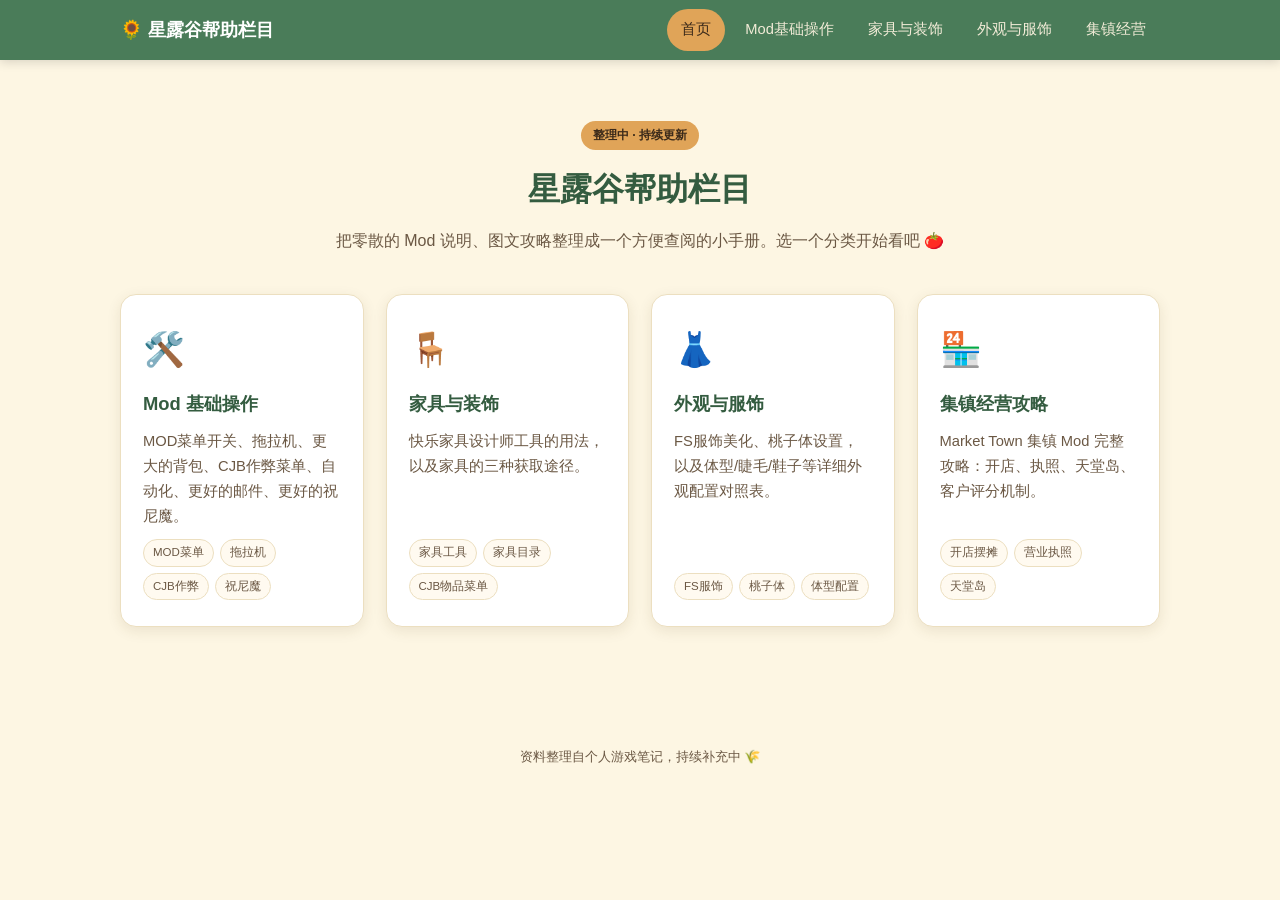
<file: index.html>
<!DOCTYPE html>
<html lang="zh-CN">
<head>
<meta charset="UTF-8" />
<meta name="viewport" content="width=device-width, initial-scale=1.0" />
<title>星露谷帮助栏目</title>
<meta name="description" content="星露谷物语 Mod 与玩法帮助手册：基础操作、家具装饰、外观定制、集镇经营攻略。" />
<link rel="stylesheet" href="assets/css/style.css" />
</head>
<body>

<header class="site-header">
  <div class="nav-wrap">
    <a class="brand" href="index.html">🌻 星露谷帮助栏目</a>
    <button class="nav-toggle" aria-label="打开菜单">☰</button>
    <ul class="nav-links">
      <li><a href="index.html" class="active">首页</a></li>
      <li><a href="mod-basic.html">Mod基础操作</a></li>
      <li><a href="furniture.html">家具与装饰</a></li>
      <li><a href="appearance.html">外观与服饰</a></li>
      <li><a href="market-town.html">集镇经营</a></li>
    </ul>
  </div>
</header>

<main class="page">
  <div class="page-hero">
    <span class="badge">整理中 · 持续更新</span>
    <h1>星露谷帮助栏目</h1>
    <p>把零散的 Mod 说明、图文攻略整理成一个方便查阅的小手册。选一个分类开始看吧 🍅</p>
  </div>

  <div class="category-grid">
    <a class="category-card" href="mod-basic.html">
      <span class="icon">🛠️</span>
      <h3>Mod 基础操作</h3>
      <p>MOD菜单开关、拖拉机、更大的背包、CJB作弊菜单、自动化、更好的邮件、更好的祝尼魔。</p>
      <div class="tags">
        <span>MOD菜单</span><span>拖拉机</span><span>CJB作弊</span><span>祝尼魔</span>
      </div>
    </a>

    <a class="category-card" href="furniture.html">
      <span class="icon">🪑</span>
      <h3>家具与装饰</h3>
      <p>快乐家具设计师工具的用法，以及家具的三种获取途径。</p>
      <div class="tags">
        <span>家具工具</span><span>家具目录</span><span>CJB物品菜单</span>
      </div>
    </a>

    <a class="category-card" href="appearance.html">
      <span class="icon">👗</span>
      <h3>外观与服饰</h3>
      <p>FS服饰美化、桃子体设置，以及体型/睫毛/鞋子等详细外观配置对照表。</p>
      <div class="tags">
        <span>FS服饰</span><span>桃子体</span><span>体型配置</span>
      </div>
    </a>

    <a class="category-card" href="market-town.html">
      <span class="icon">🏪</span>
      <h3>集镇经营攻略</h3>
      <p>Market Town 集镇 Mod 完整攻略：开店、执照、天堂岛、客户评分机制。</p>
      <div class="tags">
        <span>开店摆摊</span><span>营业执照</span><span>天堂岛</span>
      </div>
    </a>
  </div>
</main>

<footer class="site-footer">
  <p>资料整理自个人游戏笔记，持续补充中 🌾</p>
</footer>

<script src="assets/js/main.js"></script>
</body>
</html>
</file>
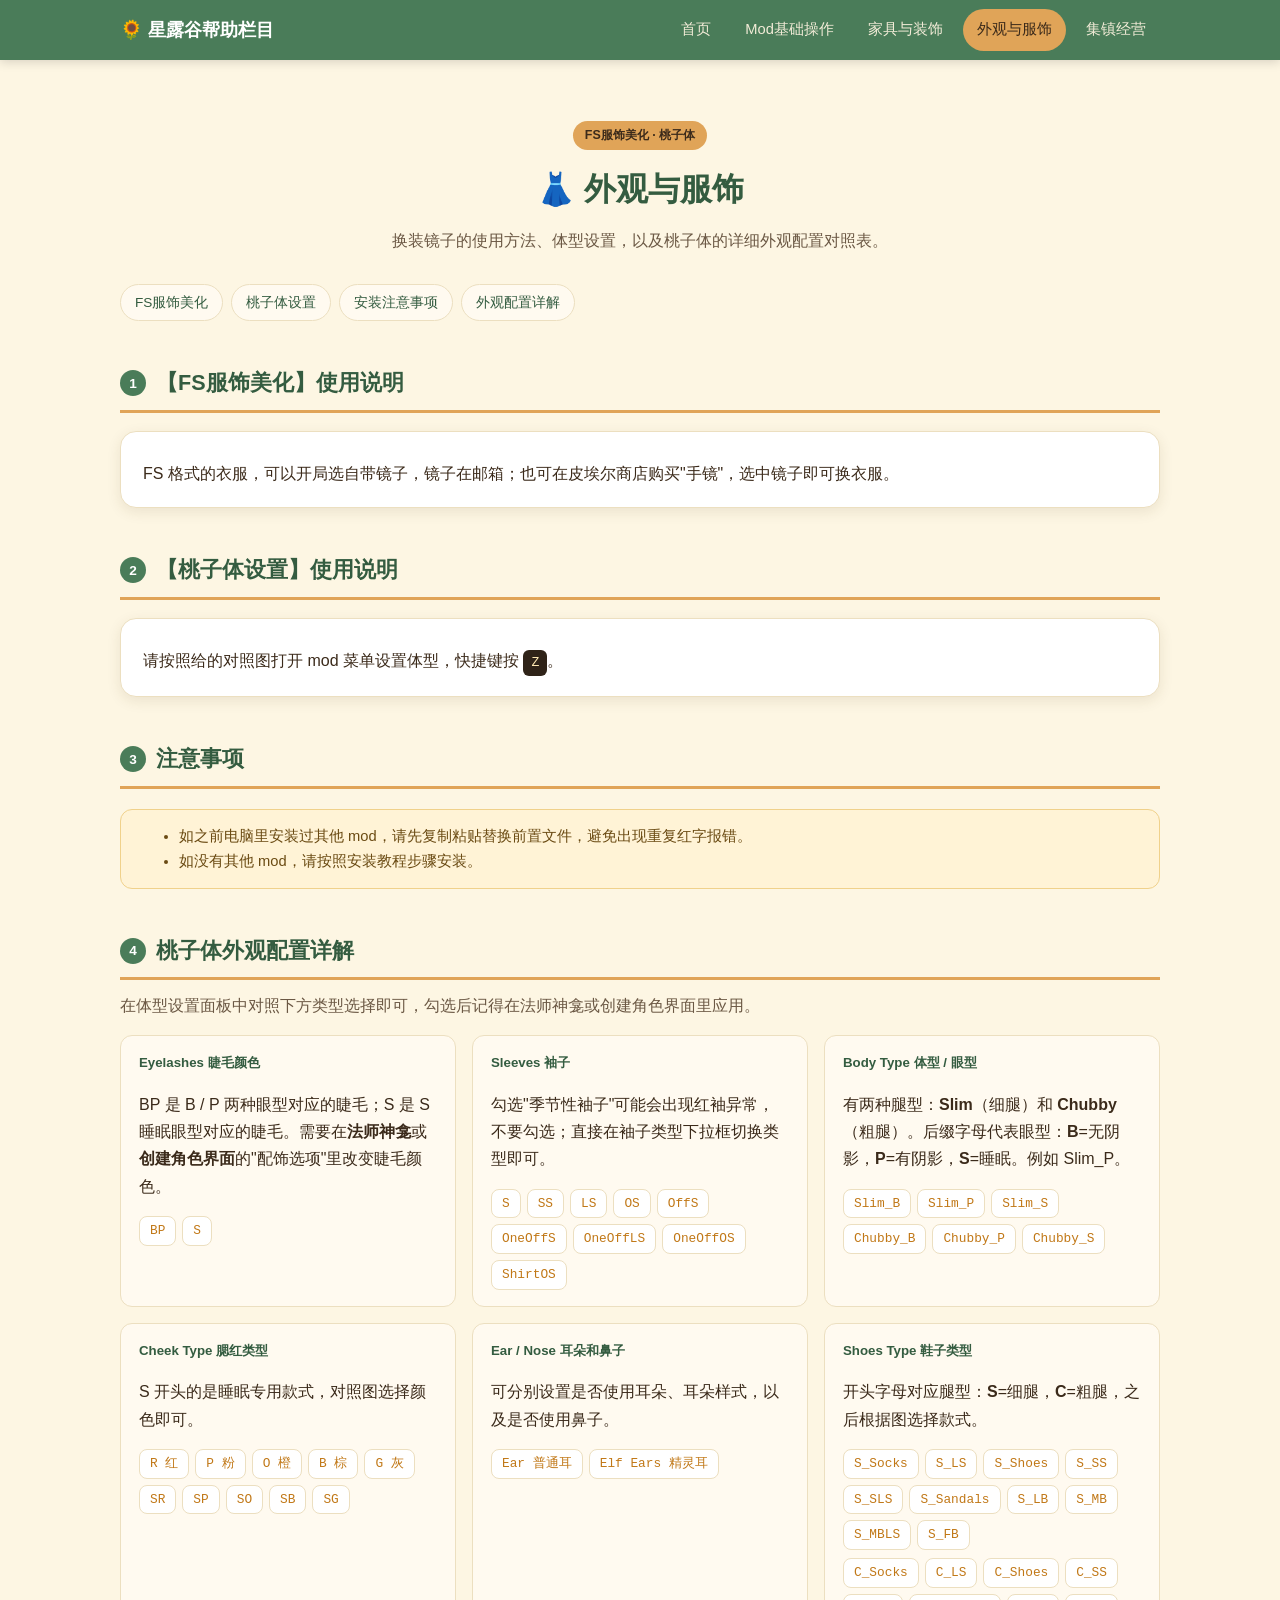
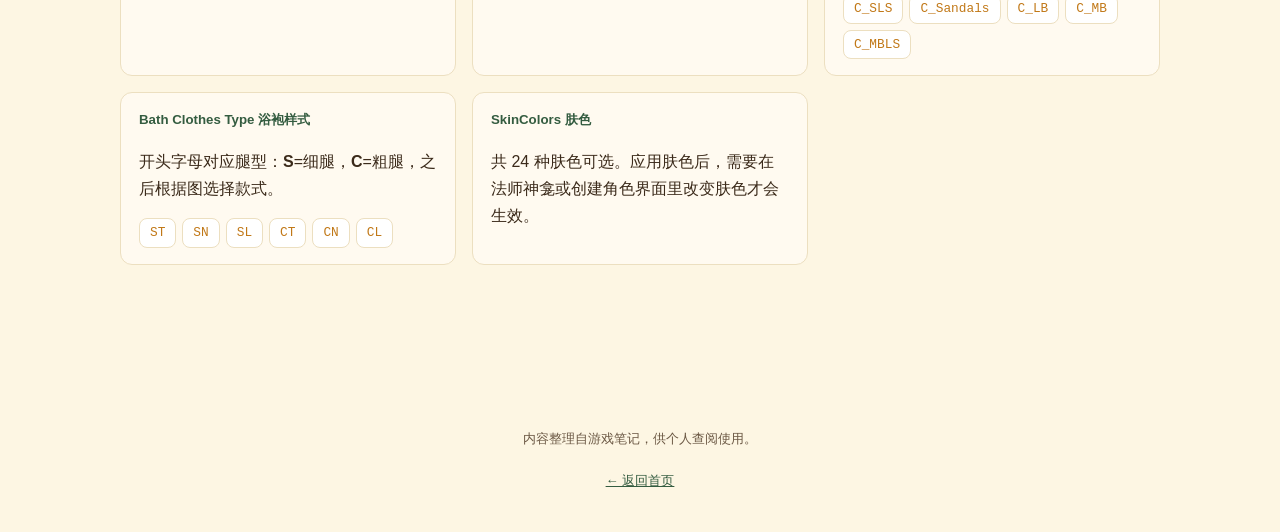
<file: appearance.html>
<!DOCTYPE html>
<html lang="zh-CN">
<head>
<meta charset="UTF-8" />
<meta name="viewport" content="width=device-width, initial-scale=1.0" />
<title>外观与服饰 - 星露谷帮助栏目</title>
<link rel="stylesheet" href="assets/css/style.css" />
</head>
<body>

<header class="site-header">
  <div class="nav-wrap">
    <a class="brand" href="index.html">🌻 星露谷帮助栏目</a>
    <button class="nav-toggle" aria-label="打开菜单">☰</button>
    <ul class="nav-links">
      <li><a href="index.html">首页</a></li>
      <li><a href="mod-basic.html">Mod基础操作</a></li>
      <li><a href="furniture.html">家具与装饰</a></li>
      <li><a href="appearance.html" class="active">外观与服饰</a></li>
      <li><a href="market-town.html">集镇经营</a></li>
    </ul>
  </div>
</header>

<main class="page">
  <div class="page-hero">
    <span class="badge">FS服饰美化 · 桃子体</span>
    <h1>👗 外观与服饰</h1>
    <p>换装镜子的使用方法、体型设置，以及桃子体的详细外观配置对照表。</p>
  </div>

  <nav class="quick-nav">
    <a href="#fs">FS服饰美化</a>
    <a href="#peach">桃子体设置</a>
    <a href="#notice">安装注意事项</a>
    <a href="#config">外观配置详解</a>
  </nav>

  <!-- FS服饰美化 -->
  <section class="section" id="fs">
    <h2 class="section-title"><span class="num">1</span>【FS服饰美化】使用说明</h2>
    <div class="card">
      <p>FS 格式的衣服，可以开局选自带镜子，镜子在邮箱；也可在皮埃尔商店购买"手镜"，选中镜子即可换衣服。</p>
    </div>
  </section>

  <!-- 桃子体设置 -->
  <section class="section" id="peach">
    <h2 class="section-title"><span class="num">2</span>【桃子体设置】使用说明</h2>
    <div class="card">
      <p>请按照给的对照图打开 mod 菜单设置体型，快捷键按 <span class="kbd">Z</span>。</p>
    </div>
  </section>

  <!-- 注意事项 -->
  <section class="section" id="notice">
    <h2 class="section-title"><span class="num">3</span>注意事项</h2>
    <div class="notice">
      <ul style="margin:0;">
        <li>如之前电脑里安装过其他 mod，请先复制粘贴替换前置文件，避免出现重复红字报错。</li>
        <li>如没有其他 mod，请按照安装教程步骤安装。</li>
      </ul>
    </div>
  </section>

  <!-- 外观配置详解 -->
  <section class="section" id="config">
    <h2 class="section-title"><span class="num">4</span>桃子体外观配置详解</h2>
    <p style="color:var(--color-text-soft); margin-top:-6px;">在体型设置面板中对照下方类型选择即可，勾选后记得在法师神龛或创建角色界面里应用。</p>

    <div class="config-grid">
      <div class="config-card">
        <h5>Eyelashes 睫毛颜色</h5>
        <p>BP 是 B / P 两种眼型对应的睫毛；S 是 S 睡眠眼型对应的睫毛。需要在<strong>法师神龛</strong>或<strong>创建角色界面</strong>的"配饰选项"里改变睫毛颜色。</p>
        <div class="option-list"><span>BP</span><span>S</span></div>
      </div>

      <div class="config-card">
        <h5>Sleeves 袖子</h5>
        <p>勾选"季节性袖子"可能会出现红袖异常，不要勾选；直接在袖子类型下拉框切换类型即可。</p>
        <div class="option-list">
          <span>S</span><span>SS</span><span>LS</span><span>OS</span><span>OffS</span>
          <span>OneOffS</span><span>OneOffLS</span><span>OneOffOS</span><span>ShirtOS</span>
        </div>
      </div>

      <div class="config-card">
        <h5>Body Type 体型 / 眼型</h5>
        <p>有两种腿型：<strong>Slim</strong>（细腿）和 <strong>Chubby</strong>（粗腿）。后缀字母代表眼型：<strong>B</strong>=无阴影，<strong>P</strong>=有阴影，<strong>S</strong>=睡眠。例如 Slim_P。</p>
        <div class="option-list">
          <span>Slim_B</span><span>Slim_P</span><span>Slim_S</span>
          <span>Chubby_B</span><span>Chubby_P</span><span>Chubby_S</span>
        </div>
      </div>

      <div class="config-card">
        <h5>Cheek Type 腮红类型</h5>
        <p>S 开头的是睡眠专用款式，对照图选择颜色即可。</p>
        <div class="option-list">
          <span>R 红</span><span>P 粉</span><span>O 橙</span><span>B 棕</span><span>G 灰</span>
          <span>SR</span><span>SP</span><span>SO</span><span>SB</span><span>SG</span>
        </div>
      </div>

      <div class="config-card">
        <h5>Ear / Nose 耳朵和鼻子</h5>
        <p>可分别设置是否使用耳朵、耳朵样式，以及是否使用鼻子。</p>
        <div class="option-list"><span>Ear 普通耳</span><span>Elf Ears 精灵耳</span></div>
      </div>

      <div class="config-card">
        <h5>Shoes Type 鞋子类型</h5>
        <p>开头字母对应腿型：<strong>S</strong>=细腿，<strong>C</strong>=粗腿，之后根据图选择款式。</p>
        <div class="option-list">
          <span>S_Socks</span><span>S_LS</span><span>S_Shoes</span><span>S_SS</span><span>S_SLS</span>
          <span>S_Sandals</span><span>S_LB</span><span>S_MB</span><span>S_MBLS</span><span>S_FB</span>
        </div>
        <div class="option-list">
          <span>C_Socks</span><span>C_LS</span><span>C_Shoes</span><span>C_SS</span><span>C_SLS</span>
          <span>C_Sandals</span><span>C_LB</span><span>C_MB</span><span>C_MBLS</span>
        </div>
      </div>

      <div class="config-card">
        <h5>Bath Clothes Type 浴袍样式</h5>
        <p>开头字母对应腿型：<strong>S</strong>=细腿，<strong>C</strong>=粗腿，之后根据图选择款式。</p>
        <div class="option-list">
          <span>ST</span><span>SN</span><span>SL</span><span>CT</span><span>CN</span><span>CL</span>
        </div>
      </div>

      <div class="config-card">
        <h5>SkinColors 肤色</h5>
        <p>共 24 种肤色可选。应用肤色后，需要在法师神龛或创建角色界面里改变肤色才会生效。</p>
      </div>
    </div>
  </section>
</main>

<footer class="site-footer">
  <p>内容整理自游戏笔记，供个人查阅使用。</p>
  <a class="back-home" href="index.html">← 返回首页</a>
</footer>

<script src="assets/js/main.js"></script>
</body>
</html>
</file>
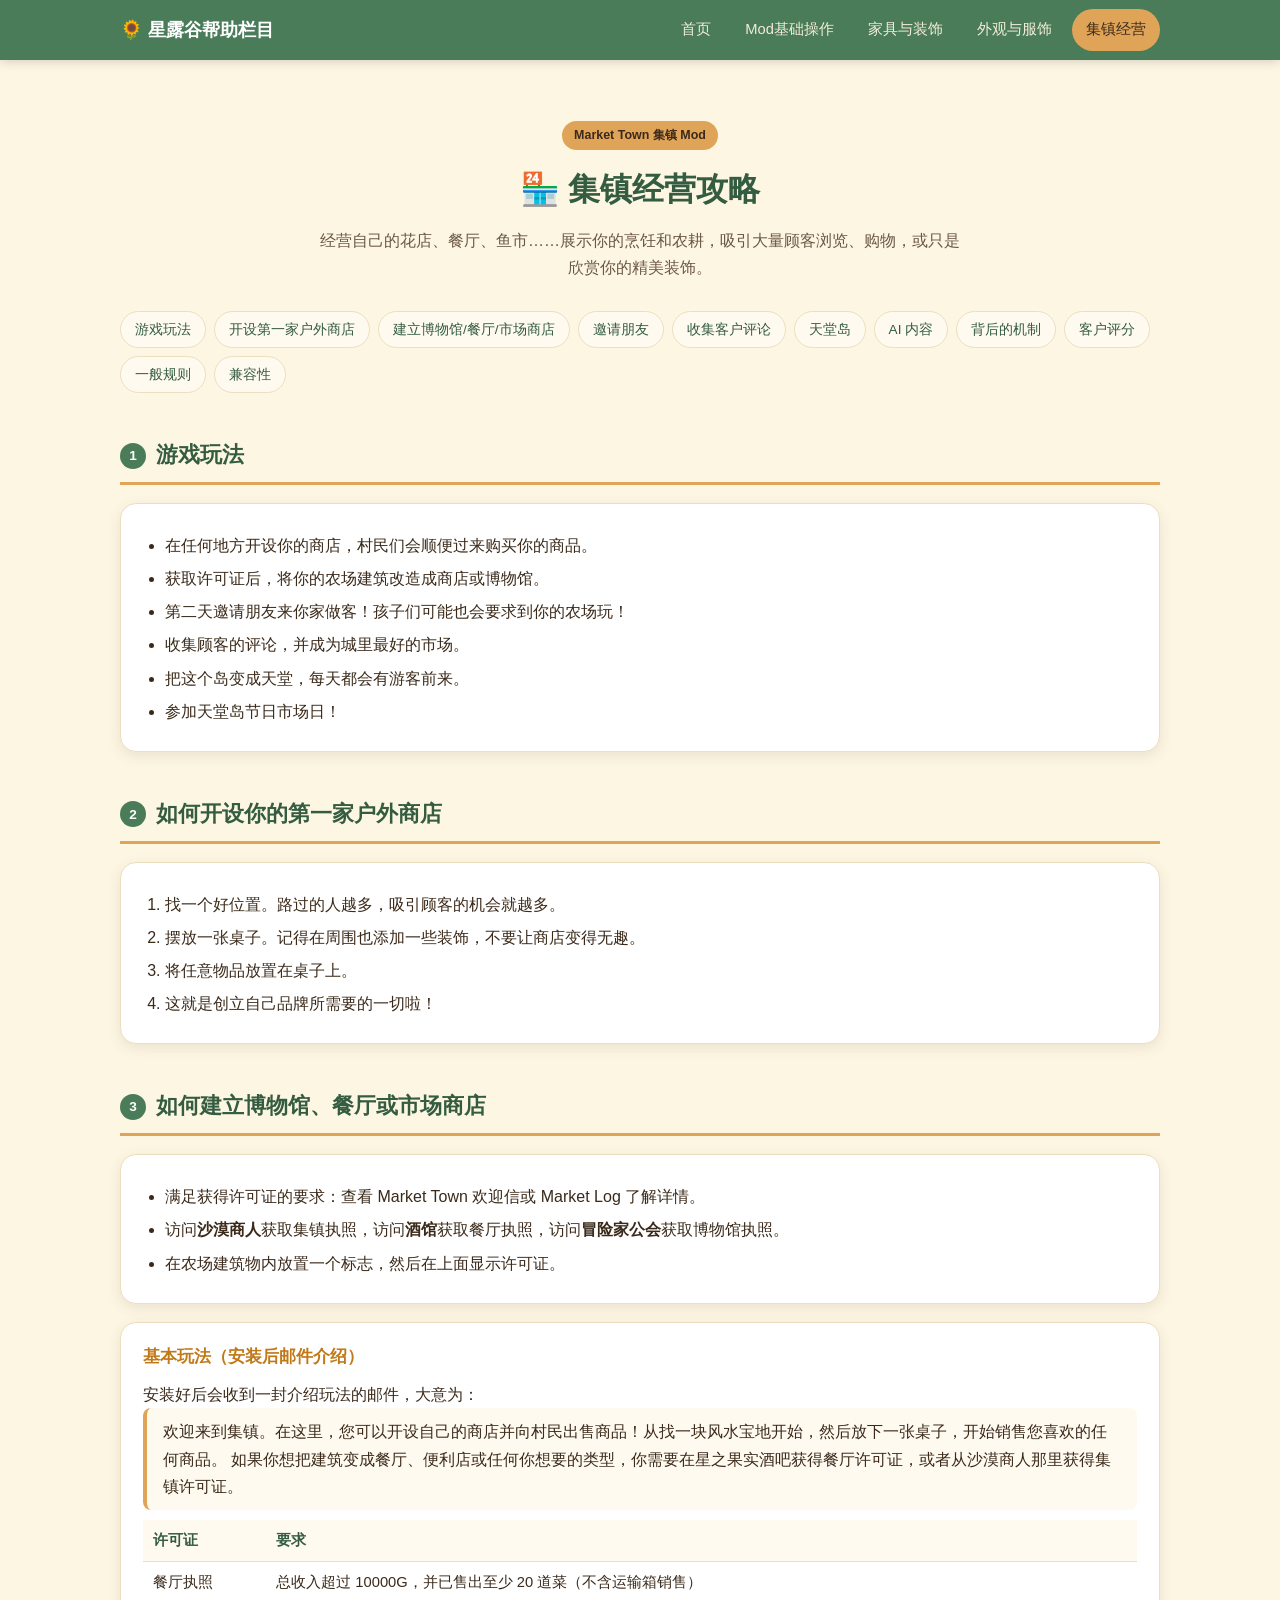
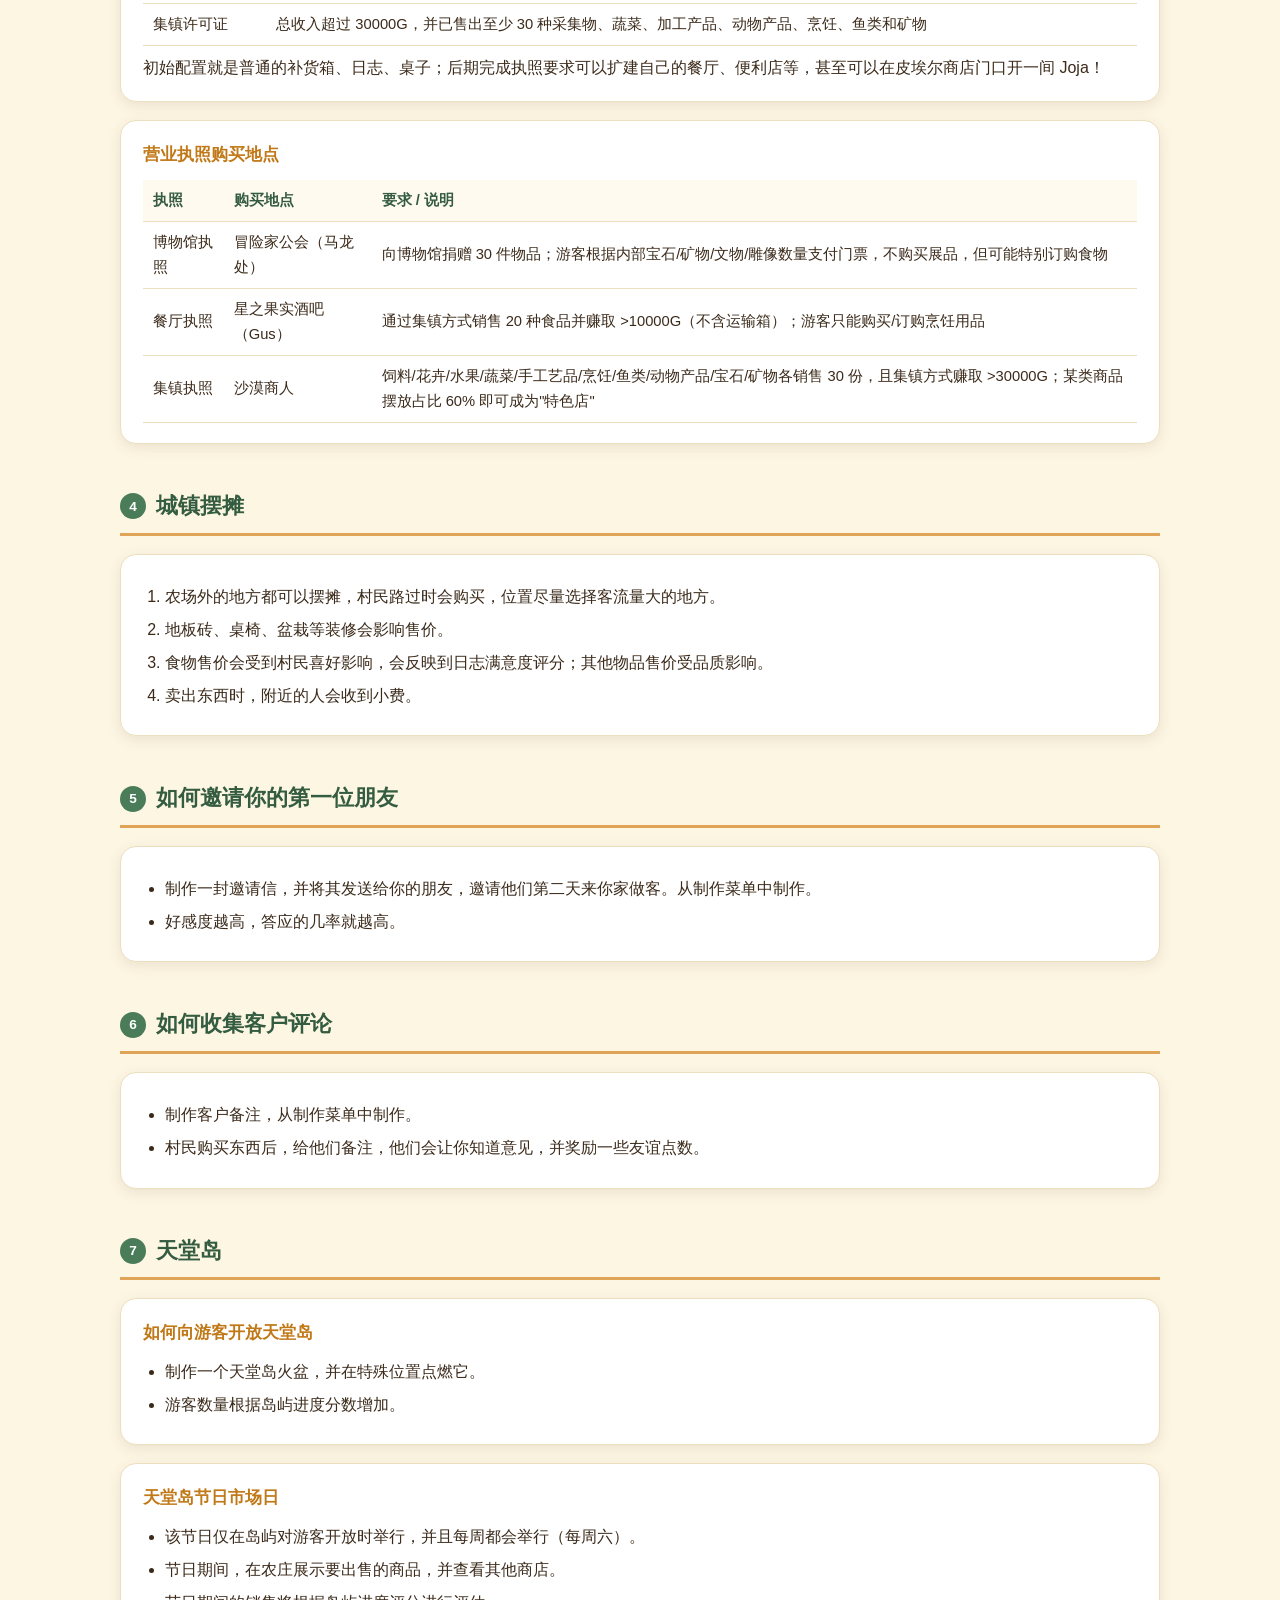
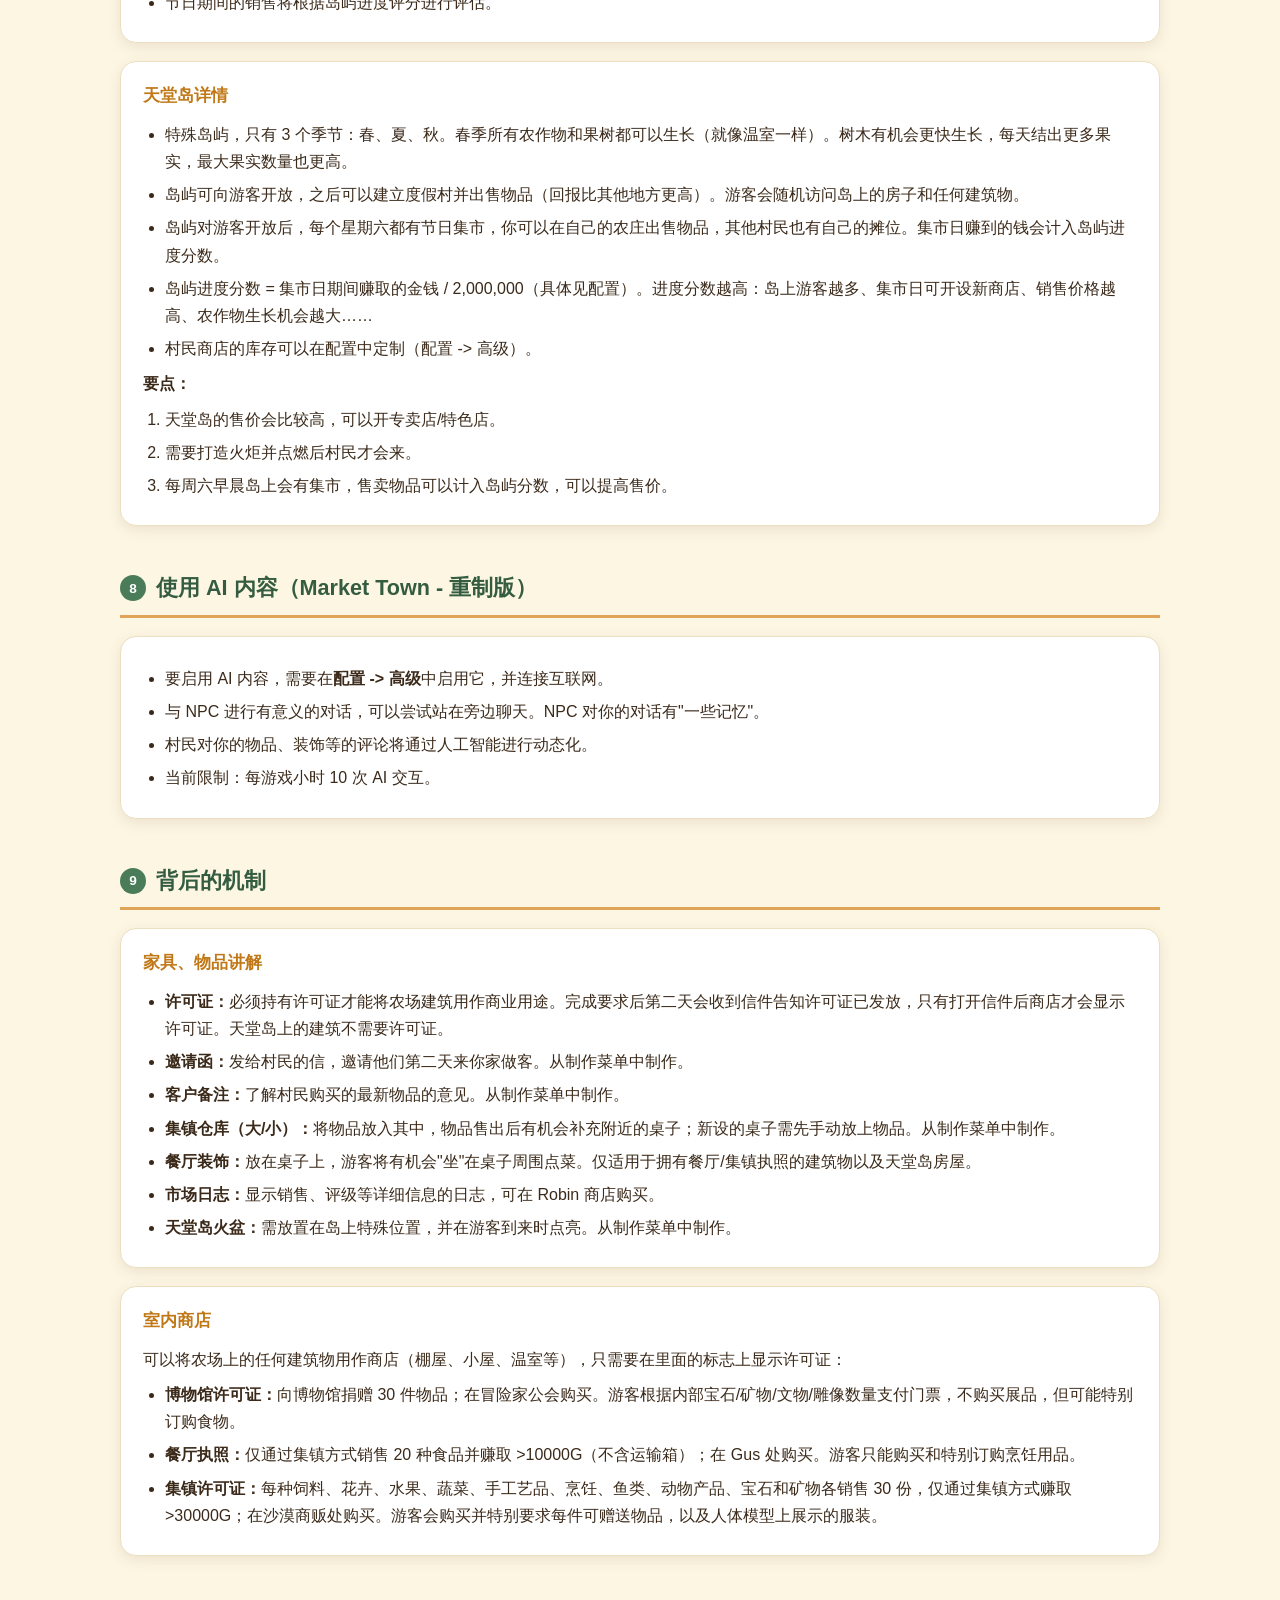
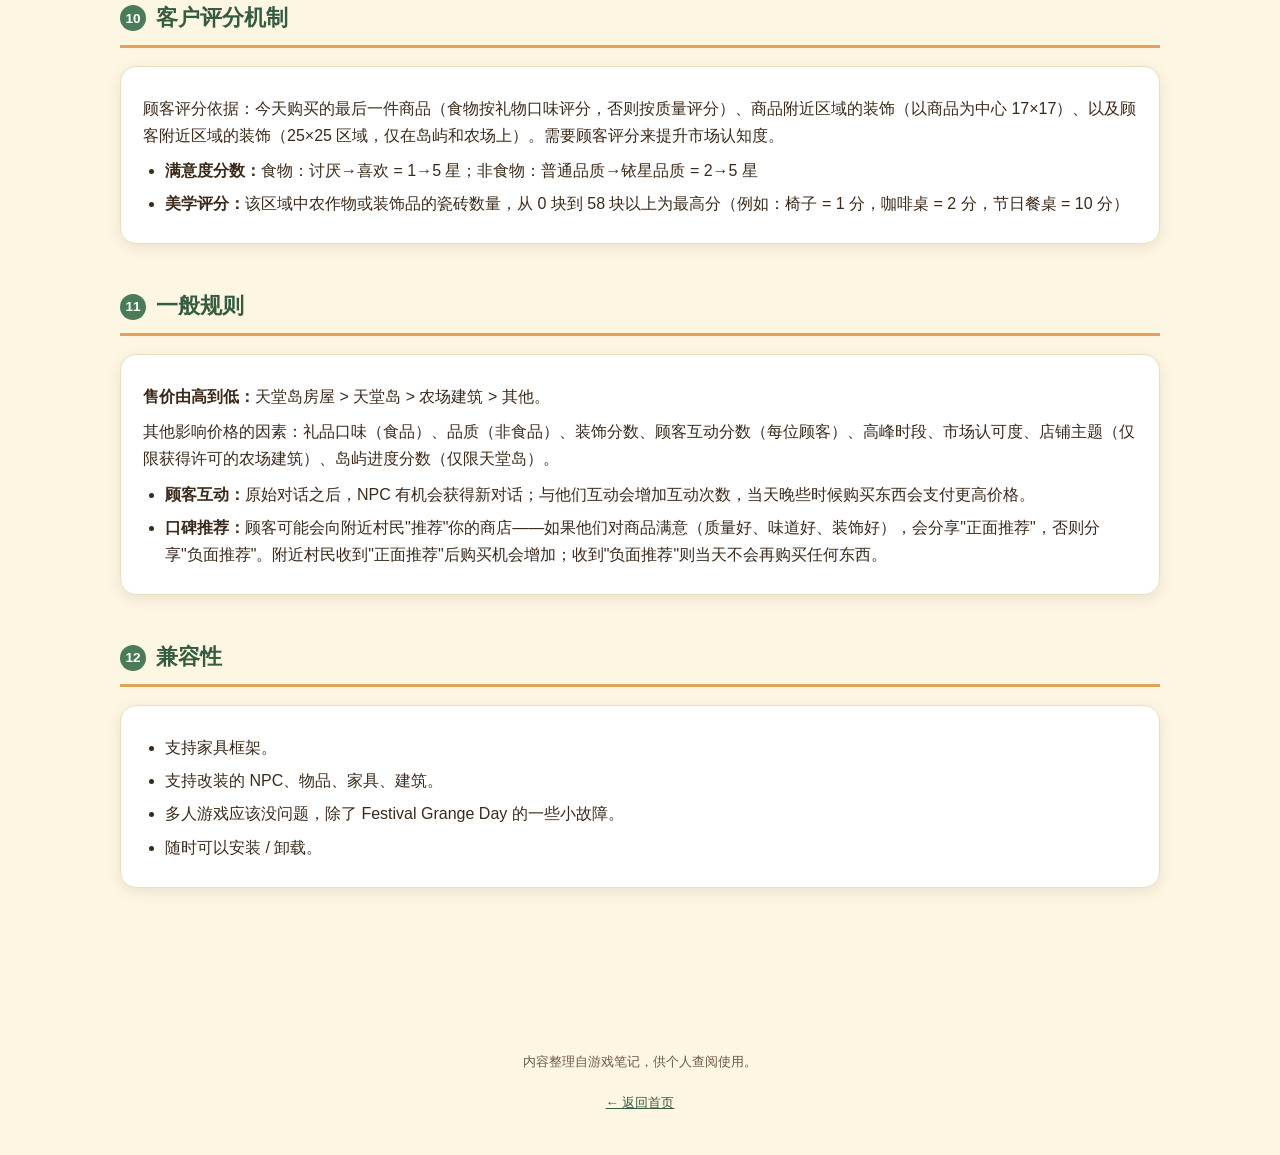
<file: market-town.html>
<!DOCTYPE html>
<html lang="zh-CN">
<head>
<meta charset="UTF-8" />
<meta name="viewport" content="width=device-width, initial-scale=1.0" />
<title>集镇经营攻略 - 星露谷帮助栏目</title>
<link rel="stylesheet" href="assets/css/style.css" />
</head>
<body>

<header class="site-header">
  <div class="nav-wrap">
    <a class="brand" href="index.html">🌻 星露谷帮助栏目</a>
    <button class="nav-toggle" aria-label="打开菜单">☰</button>
    <ul class="nav-links">
      <li><a href="index.html">首页</a></li>
      <li><a href="mod-basic.html">Mod基础操作</a></li>
      <li><a href="furniture.html">家具与装饰</a></li>
      <li><a href="appearance.html">外观与服饰</a></li>
      <li><a href="market-town.html" class="active">集镇经营</a></li>
    </ul>
  </div>
</header>

<main class="page">
  <div class="page-hero">
    <span class="badge">Market Town 集镇 Mod</span>
    <h1>🏪 集镇经营攻略</h1>
    <p>经营自己的花店、餐厅、鱼市……展示你的烹饪和农耕，吸引大量顾客浏览、购物，或只是欣赏你的精美装饰。</p>
  </div>

  <nav class="quick-nav">
    <a href="#gameplay">游戏玩法</a>
    <a href="#shop">开设第一家户外商店</a>
    <a href="#license">建立博物馆/餐厅/市场商店</a>
    <a href="#invite">邀请朋友</a>
    <a href="#review">收集客户评论</a>
    <a href="#island">天堂岛</a>
    <a href="#ai">AI 内容</a>
    <a href="#mechanism">背后的机制</a>
    <a href="#rating">客户评分</a>
    <a href="#general">一般规则</a>
    <a href="#compat">兼容性</a>
  </nav>

  <!-- 游戏玩法 -->
  <section class="section" id="gameplay">
    <h2 class="section-title"><span class="num">1</span>游戏玩法</h2>
    <div class="card">
      <ul>
        <li>在任何地方开设你的商店，村民们会顺便过来购买你的商品。</li>
        <li>获取许可证后，将你的农场建筑改造成商店或博物馆。</li>
        <li>第二天邀请朋友来你家做客！孩子们可能也会要求到你的农场玩！</li>
        <li>收集顾客的评论，并成为城里最好的市场。</li>
        <li>把这个岛变成天堂，每天都会有游客前来。</li>
        <li>参加天堂岛节日市场日！</li>
      </ul>
    </div>
  </section>

  <!-- 开设第一家户外商店 -->
  <section class="section" id="shop">
    <h2 class="section-title"><span class="num">2</span>如何开设你的第一家户外商店</h2>
    <div class="card">
      <ol>
        <li>找一个好位置。路过的人越多，吸引顾客的机会就越多。</li>
        <li>摆放一张桌子。记得在周围也添加一些装饰，不要让商店变得无趣。</li>
        <li>将任意物品放置在桌子上。</li>
        <li>这就是创立自己品牌所需要的一切啦！</li>
      </ol>
    </div>
  </section>

  <!-- 建立博物馆/餐厅/市场商店 -->
  <section class="section" id="license">
    <h2 class="section-title"><span class="num">3</span>如何建立博物馆、餐厅或市场商店</h2>
    <div class="card">
      <ul>
        <li>满足获得许可证的要求：查看 Market Town 欢迎信或 Market Log 了解详情。</li>
        <li>访问<strong>沙漠商人</strong>获取集镇执照，访问<strong>酒馆</strong>获取餐厅执照，访问<strong>冒险家公会</strong>获取博物馆执照。</li>
        <li>在农场建筑物内放置一个标志，然后在上面显示许可证。</li>
      </ul>
    </div>

    <div class="card">
      <h4>基本玩法（安装后邮件介绍）</h4>
      <p>安装好后会收到一封介绍玩法的邮件，大意为：</p>
      <blockquote style="margin:0;padding:10px 16px;background:var(--color-bg-soft);border-left:4px solid var(--color-accent);border-radius:8px;">
        欢迎来到集镇。在这里，您可以开设自己的商店并向村民出售商品！从找一块风水宝地开始，然后放下一张桌子，开始销售您喜欢的任何商品。
        如果你想把建筑变成餐厅、便利店或任何你想要的类型，你需要在星之果实酒吧获得餐厅许可证，或者从沙漠商人那里获得集镇许可证。
      </blockquote>
      <table>
        <thead><tr><th>许可证</th><th>要求</th></tr></thead>
        <tbody>
          <tr><td>餐厅执照</td><td>总收入超过 10000G，并已售出至少 20 道菜（不含运输箱销售）</td></tr>
          <tr><td>集镇许可证</td><td>总收入超过 30000G，并已售出至少 30 种采集物、蔬菜、加工产品、动物产品、烹饪、鱼类和矿物</td></tr>
        </tbody>
      </table>
      <p>初始配置就是普通的补货箱、日志、桌子；后期完成执照要求可以扩建自己的餐厅、便利店等，甚至可以在皮埃尔商店门口开一间 Joja！</p>
    </div>

    <div class="card">
      <h4>营业执照购买地点</h4>
      <table>
        <thead><tr><th>执照</th><th>购买地点</th><th>要求 / 说明</th></tr></thead>
        <tbody>
          <tr>
            <td>博物馆执照</td>
            <td>冒险家公会（马龙处）</td>
            <td>向博物馆捐赠 30 件物品；游客根据内部宝石/矿物/文物/雕像数量支付门票，不购买展品，但可能特别订购食物</td>
          </tr>
          <tr>
            <td>餐厅执照</td>
            <td>星之果实酒吧（Gus）</td>
            <td>通过集镇方式销售 20 种食品并赚取 &gt;10000G（不含运输箱）；游客只能购买/订购烹饪用品</td>
          </tr>
          <tr>
            <td>集镇执照</td>
            <td>沙漠商人</td>
            <td>饲料/花卉/水果/蔬菜/手工艺品/烹饪/鱼类/动物产品/宝石/矿物各销售 30 份，且集镇方式赚取 &gt;30000G；某类商品摆放占比 60% 即可成为"特色店"</td>
          </tr>
        </tbody>
      </table>
    </div>
  </section>

  <!-- 城镇摆摊 -->
  <section class="section" id="stall">
    <h2 class="section-title"><span class="num">4</span>城镇摆摊</h2>
    <div class="card">
      <ol>
        <li>农场外的地方都可以摆摊，村民路过时会购买，位置尽量选择客流量大的地方。</li>
        <li>地板砖、桌椅、盆栽等装修会影响售价。</li>
        <li>食物售价会受到村民喜好影响，会反映到日志满意度评分；其他物品售价受品质影响。</li>
        <li>卖出东西时，附近的人会收到小费。</li>
      </ol>
    </div>
  </section>

  <!-- 邀请朋友 -->
  <section class="section" id="invite">
    <h2 class="section-title"><span class="num">5</span>如何邀请你的第一位朋友</h2>
    <div class="card">
      <ul>
        <li>制作一封邀请信，并将其发送给你的朋友，邀请他们第二天来你家做客。从制作菜单中制作。</li>
        <li>好感度越高，答应的几率就越高。</li>
      </ul>
    </div>
  </section>

  <!-- 收集客户评论 -->
  <section class="section" id="review">
    <h2 class="section-title"><span class="num">6</span>如何收集客户评论</h2>
    <div class="card">
      <ul>
        <li>制作客户备注，从制作菜单中制作。</li>
        <li>村民购买东西后，给他们备注，他们会让你知道意见，并奖励一些友谊点数。</li>
      </ul>
    </div>
  </section>

  <!-- 天堂岛 -->
  <section class="section" id="island">
    <h2 class="section-title"><span class="num">7</span>天堂岛</h2>

    <div class="card">
      <h4>如何向游客开放天堂岛</h4>
      <ul>
        <li>制作一个天堂岛火盆，并在特殊位置点燃它。</li>
        <li>游客数量根据岛屿进度分数增加。</li>
      </ul>
    </div>

    <div class="card">
      <h4>天堂岛节日市场日</h4>
      <ul>
        <li>该节日仅在岛屿对游客开放时举行，并且每周都会举行（每周六）。</li>
        <li>节日期间，在农庄展示要出售的商品，并查看其他商店。</li>
        <li>节日期间的销售将根据岛屿进度评分进行评估。</li>
      </ul>
    </div>

    <div class="card">
      <h4>天堂岛详情</h4>
      <ul>
        <li>特殊岛屿，只有 3 个季节：春、夏、秋。春季所有农作物和果树都可以生长（就像温室一样）。树木有机会更快生长，每天结出更多果实，最大果实数量也更高。</li>
        <li>岛屿可向游客开放，之后可以建立度假村并出售物品（回报比其他地方更高）。游客会随机访问岛上的房子和任何建筑物。</li>
        <li>岛屿对游客开放后，每个星期六都有节日集市，你可以在自己的农庄出售物品，其他村民也有自己的摊位。集市日赚到的钱会计入岛屿进度分数。</li>
        <li>岛屿进度分数 = 集市日期间赚取的金钱 / 2,000,000（具体见配置）。进度分数越高：岛上游客越多、集市日可开设新商店、销售价格越高、农作物生长机会越大……</li>
        <li>村民商店的库存可以在配置中定制（配置 -&gt; 高级）。</li>
      </ul>
      <p><strong>要点：</strong></p>
      <ol>
        <li>天堂岛的售价会比较高，可以开专卖店/特色店。</li>
        <li>需要打造火炬并点燃后村民才会来。</li>
        <li>每周六早晨岛上会有集市，售卖物品可以计入岛屿分数，可以提高售价。</li>
      </ol>
    </div>
  </section>

  <!-- AI 内容 -->
  <section class="section" id="ai">
    <h2 class="section-title"><span class="num">8</span>使用 AI 内容（Market Town - 重制版）</h2>
    <div class="card">
      <ul>
        <li>要启用 AI 内容，需要在<strong>配置 -&gt; 高级</strong>中启用它，并连接互联网。</li>
        <li>与 NPC 进行有意义的对话，可以尝试站在旁边聊天。NPC 对你的对话有"一些记忆"。</li>
        <li>村民对你的物品、装饰等的评论将通过人工智能进行动态化。</li>
        <li>当前限制：每游戏小时 10 次 AI 交互。</li>
      </ul>
    </div>
  </section>

  <!-- 背后的机制 -->
  <section class="section" id="mechanism">
    <h2 class="section-title"><span class="num">9</span>背后的机制</h2>

    <div class="card">
      <h4>家具、物品讲解</h4>
      <ul>
        <li><strong>许可证：</strong>必须持有许可证才能将农场建筑用作商业用途。完成要求后第二天会收到信件告知许可证已发放，只有打开信件后商店才会显示许可证。天堂岛上的建筑不需要许可证。</li>
        <li><strong>邀请函：</strong>发给村民的信，邀请他们第二天来你家做客。从制作菜单中制作。</li>
        <li><strong>客户备注：</strong>了解村民购买的最新物品的意见。从制作菜单中制作。</li>
        <li><strong>集镇仓库（大/小）：</strong>将物品放入其中，物品售出后有机会补充附近的桌子；新设的桌子需先手动放上物品。从制作菜单中制作。</li>
        <li><strong>餐厅装饰：</strong>放在桌子上，游客将有机会"坐"在桌子周围点菜。仅适用于拥有餐厅/集镇执照的建筑物以及天堂岛房屋。</li>
        <li><strong>市场日志：</strong>显示销售、评级等详细信息的日志，可在 Robin 商店购买。</li>
        <li><strong>天堂岛火盆：</strong>需放置在岛上特殊位置，并在游客到来时点亮。从制作菜单中制作。</li>
      </ul>
    </div>

    <div class="card">
      <h4>室内商店</h4>
      <p>可以将农场上的任何建筑物用作商店（棚屋、小屋、温室等），只需要在里面的标志上显示许可证：</p>
      <ul>
        <li><strong>博物馆许可证：</strong>向博物馆捐赠 30 件物品；在冒险家公会购买。游客根据内部宝石/矿物/文物/雕像数量支付门票，不购买展品，但可能特别订购食物。</li>
        <li><strong>餐厅执照：</strong>仅通过集镇方式销售 20 种食品并赚取 &gt;10000G（不含运输箱）；在 Gus 处购买。游客只能购买和特别订购烹饪用品。</li>
        <li><strong>集镇许可证：</strong>每种饲料、花卉、水果、蔬菜、手工艺品、烹饪、鱼类、动物产品、宝石和矿物各销售 30 份，仅通过集镇方式赚取 &gt;30000G；在沙漠商贩处购买。游客会购买并特别要求每件可赠送物品，以及人体模型上展示的服装。</li>
      </ul>
    </div>
  </section>

  <!-- 客户评分 -->
  <section class="section" id="rating">
    <h2 class="section-title"><span class="num">10</span>客户评分机制</h2>
    <div class="card">
      <p>顾客评分依据：今天购买的最后一件商品（食物按礼物口味评分，否则按质量评分）、商品附近区域的装饰（以商品为中心 17×17）、以及顾客附近区域的装饰（25×25 区域，仅在岛屿和农场上）。需要顾客评分来提升市场认知度。</p>
      <ul>
        <li><strong>满意度分数：</strong>食物：讨厌→喜欢 = 1→5 星；非食物：普通品质→铱星品质 = 2→5 星</li>
        <li><strong>美学评分：</strong>该区域中农作物或装饰品的瓷砖数量，从 0 块到 58 块以上为最高分（例如：椅子 = 1 分，咖啡桌 = 2 分，节日餐桌 = 10 分）</li>
      </ul>
    </div>
  </section>

  <!-- 一般规则 -->
  <section class="section" id="general">
    <h2 class="section-title"><span class="num">11</span>一般规则</h2>
    <div class="card">
      <p><strong>售价由高到低：</strong>天堂岛房屋 &gt; 天堂岛 &gt; 农场建筑 &gt; 其他。</p>
      <p>其他影响价格的因素：礼品口味（食品）、品质（非食品）、装饰分数、顾客互动分数（每位顾客）、高峰时段、市场认可度、店铺主题（仅限获得许可的农场建筑）、岛屿进度分数（仅限天堂岛）。</p>
      <ul>
        <li><strong>顾客互动：</strong>原始对话之后，NPC 有机会获得新对话；与他们互动会增加互动次数，当天晚些时候购买东西会支付更高价格。</li>
        <li><strong>口碑推荐：</strong>顾客可能会向附近村民"推荐"你的商店——如果他们对商品满意（质量好、味道好、装饰好），会分享"正面推荐"，否则分享"负面推荐"。附近村民收到"正面推荐"后购买机会增加；收到"负面推荐"则当天不会再购买任何东西。</li>
      </ul>
    </div>
  </section>

  <!-- 兼容性 -->
  <section class="section" id="compat">
    <h2 class="section-title"><span class="num">12</span>兼容性</h2>
    <div class="card">
      <ul>
        <li>支持家具框架。</li>
        <li>支持改装的 NPC、物品、家具、建筑。</li>
        <li>多人游戏应该没问题，除了 Festival Grange Day 的一些小故障。</li>
        <li>随时可以安装 / 卸载。</li>
      </ul>
    </div>
  </section>
</main>

<footer class="site-footer">
  <p>内容整理自游戏笔记，供个人查阅使用。</p>
  <a class="back-home" href="index.html">← 返回首页</a>
</footer>

<script src="assets/js/main.js"></script>
</body>
</html>
</file>
<file: assets/css/style.css>
/* 星露谷帮助栏目 - 全局样式 */

:root {
  --color-bg: #fdf6e3;
  --color-bg-soft: #fffaf0;
  --color-card: #ffffff;
  --color-text: #3b2a1a;
  --color-text-soft: #6b5844;
  --color-primary: #4a7c59;
  --color-primary-dark: #345c40;
  --color-accent: #e0a458;
  --color-accent-dark: #c17817;
  --color-border: #ecdfc0;
  --shadow-card: 0 4px 14px rgba(75, 54, 21, 0.1);
  --radius: 16px;
}

* {
  box-sizing: border-box;
}

html {
  scroll-behavior: smooth;
}

body {
  margin: 0;
  font-family: "PingFang SC", "Microsoft YaHei", "Helvetica Neue", Arial, sans-serif;
  background: var(--color-bg);
  color: var(--color-text);
  line-height: 1.7;
}

img {
  max-width: 100%;
  display: block;
}

a {
  color: var(--color-primary-dark);
}

/* ---------- 顶部导航 ---------- */

.site-header {
  position: sticky;
  top: 0;
  z-index: 100;
  background: var(--color-primary);
  color: #fff;
  box-shadow: 0 2px 10px rgba(0, 0, 0, 0.15);
}

.nav-wrap {
  max-width: 1080px;
  margin: 0 auto;
  padding: 0 20px;
  display: flex;
  align-items: center;
  justify-content: space-between;
  height: 60px;
}

.brand {
  color: #fff;
  text-decoration: none;
  font-size: 1.15rem;
  font-weight: 700;
  display: flex;
  align-items: center;
  gap: 8px;
  white-space: nowrap;
}

.nav-links {
  display: flex;
  gap: 6px;
  list-style: none;
  margin: 0;
  padding: 0;
}

.nav-links a {
  display: block;
  padding: 8px 14px;
  border-radius: 999px;
  color: #f3ecd8;
  text-decoration: none;
  font-size: 0.92rem;
  transition: background 0.2s, color 0.2s;
}

.nav-links a:hover,
.nav-links a.active {
  background: var(--color-accent);
  color: #3b2a1a;
}

.nav-toggle {
  display: none;
  background: none;
  border: none;
  color: #fff;
  font-size: 1.5rem;
  cursor: pointer;
}

@media (max-width: 760px) {
  .nav-toggle {
    display: block;
  }

  .nav-links {
    position: absolute;
    top: 60px;
    left: 0;
    right: 0;
    background: var(--color-primary-dark);
    flex-direction: column;
    padding: 8px;
    display: none;
  }

  .nav-links.open {
    display: flex;
  }

  .nav-links a {
    padding: 12px 16px;
    border-radius: 8px;
  }
}

/* ---------- 页面布局 ---------- */

.page {
  max-width: 1080px;
  margin: 0 auto;
  padding: 32px 20px 80px;
}

.page-hero {
  text-align: center;
  padding: 28px 16px 8px;
}

.page-hero h1 {
  font-size: 2rem;
  margin: 0 0 10px;
  color: var(--color-primary-dark);
}

.page-hero p {
  color: var(--color-text-soft);
  max-width: 640px;
  margin: 0 auto;
}

.badge {
  display: inline-block;
  background: var(--color-accent);
  color: #3b2a1a;
  font-size: 0.78rem;
  font-weight: 700;
  padding: 4px 12px;
  border-radius: 999px;
  margin-bottom: 12px;
}

/* ---------- 首页分类卡片 ---------- */

.category-grid {
  display: grid;
  grid-template-columns: repeat(auto-fit, minmax(230px, 1fr));
  gap: 22px;
  margin-top: 32px;
}

.category-card {
  background: var(--color-card);
  border: 1px solid var(--color-border);
  border-radius: var(--radius);
  padding: 26px 22px;
  text-decoration: none;
  color: var(--color-text);
  box-shadow: var(--shadow-card);
  transition: transform 0.18s ease, box-shadow 0.18s ease;
  display: flex;
  flex-direction: column;
  gap: 10px;
}

.category-card:hover {
  transform: translateY(-4px);
  box-shadow: 0 10px 24px rgba(75, 54, 21, 0.16);
}

.category-card .icon {
  font-size: 2.1rem;
}

.category-card h3 {
  margin: 0;
  color: var(--color-primary-dark);
  font-size: 1.15rem;
}

.category-card p {
  margin: 0;
  color: var(--color-text-soft);
  font-size: 0.92rem;
}

.category-card .tags {
  margin-top: auto;
  display: flex;
  flex-wrap: wrap;
  gap: 6px;
}

.category-card .tags span {
  font-size: 0.72rem;
  background: var(--color-bg-soft);
  border: 1px solid var(--color-border);
  color: var(--color-text-soft);
  padding: 3px 9px;
  border-radius: 999px;
}

/* ---------- 提示条 ---------- */

.notice {
  background: #fff3d6;
  border: 1px solid #f0d18b;
  color: #6a4a12;
  border-radius: 12px;
  padding: 14px 18px;
  font-size: 0.92rem;
  margin: 20px 0;
}

.notice strong {
  color: #a1660b;
}

/* ---------- 章节 / 卡片 ---------- */

.section {
  margin: 44px 0;
}

.section-title {
  display: flex;
  align-items: center;
  gap: 10px;
  font-size: 1.35rem;
  color: var(--color-primary-dark);
  border-bottom: 3px solid var(--color-accent);
  padding-bottom: 8px;
  margin-bottom: 18px;
}

.section-title .num {
  background: var(--color-primary);
  color: #fff;
  font-size: 0.85rem;
  width: 26px;
  height: 26px;
  border-radius: 50%;
  display: inline-flex;
  align-items: center;
  justify-content: center;
  flex-shrink: 0;
}

.card {
  background: var(--color-card);
  border: 1px solid var(--color-border);
  border-radius: var(--radius);
  padding: 20px 22px;
  margin-bottom: 18px;
  box-shadow: var(--shadow-card);
}

.card h4 {
  margin: 0 0 10px;
  color: var(--color-accent-dark);
  font-size: 1.05rem;
}

.card ul,
.card ol {
  margin: 8px 0 0;
  padding-left: 22px;
}

.card li {
  margin-bottom: 6px;
}

.card p {
  margin: 8px 0 0;
}

.card table {
  width: 100%;
  border-collapse: collapse;
  margin-top: 10px;
  font-size: 0.92rem;
}

.card th,
.card td {
  text-align: left;
  padding: 8px 10px;
  border-bottom: 1px solid var(--color-border);
}

.card th {
  color: var(--color-primary-dark);
  background: var(--color-bg-soft);
}

.kbd {
  display: inline-block;
  background: #2f2318;
  color: #ffe9b3;
  font-size: 0.82rem;
  padding: 2px 8px;
  border-radius: 6px;
  font-family: "Courier New", monospace;
}

.quick-nav {
  display: flex;
  flex-wrap: wrap;
  gap: 8px;
  margin: 22px 0 8px;
}

.quick-nav a {
  text-decoration: none;
  font-size: 0.85rem;
  background: var(--color-bg-soft);
  border: 1px solid var(--color-border);
  color: var(--color-primary-dark);
  padding: 6px 14px;
  border-radius: 999px;
}

.quick-nav a:hover {
  background: var(--color-accent);
  color: #3b2a1a;
  border-color: var(--color-accent);
}

/* ---------- 图片画廊 ---------- */

.gallery {
  display: grid;
  grid-template-columns: repeat(auto-fill, minmax(190px, 1fr));
  gap: 12px;
  margin-top: 14px;
}

.gallery figure {
  margin: 0;
  background: var(--color-bg-soft);
  border: 1px solid var(--color-border);
  border-radius: 12px;
  overflow: hidden;
}

.gallery img {
  width: 100%;
  height: 150px;
  object-fit: cover;
  cursor: zoom-in;
}

.gallery figcaption {
  font-size: 0.78rem;
  color: var(--color-text-soft);
  padding: 6px 10px 10px;
  text-align: center;
}

/* 灯箱 */

.lightbox {
  position: fixed;
  inset: 0;
  background: rgba(20, 14, 6, 0.85);
  display: none;
  align-items: center;
  justify-content: center;
  z-index: 999;
  padding: 24px;
}

.lightbox.open {
  display: flex;
}

.lightbox img {
  max-width: 100%;
  max-height: 88vh;
  border-radius: 10px;
}

/* ---------- 表格式配置卡片(桃子体等) ---------- */

.config-grid {
  display: grid;
  grid-template-columns: repeat(auto-fit, minmax(260px, 1fr));
  gap: 16px;
}

.config-card {
  background: var(--color-bg-soft);
  border: 1px solid var(--color-border);
  border-radius: 12px;
  padding: 16px 18px;
}

.config-card h5 {
  margin: 0 0 8px;
  color: var(--color-primary-dark);
}

.option-list {
  display: flex;
  flex-wrap: wrap;
  gap: 6px;
  margin-top: 8px;
}

.option-list span {
  background: #fff;
  border: 1px solid var(--color-border);
  padding: 3px 10px;
  border-radius: 8px;
  font-size: 0.8rem;
  font-family: "Courier New", monospace;
  color: var(--color-accent-dark);
}

/* ---------- 视频/外链按钮 ---------- */

.link-btn {
  display: inline-flex;
  align-items: center;
  gap: 6px;
  background: var(--color-primary);
  color: #fff !important;
  text-decoration: none;
  padding: 8px 16px;
  border-radius: 999px;
  font-size: 0.88rem;
  margin-top: 10px;
}

.link-btn:hover {
  background: var(--color-primary-dark);
}

/* ---------- 页脚 ---------- */

.site-footer {
  text-align: center;
  padding: 26px 16px 40px;
  color: var(--color-text-soft);
  font-size: 0.82rem;
}

.back-home {
  display: inline-block;
  margin-top: 6px;
}
</file>
